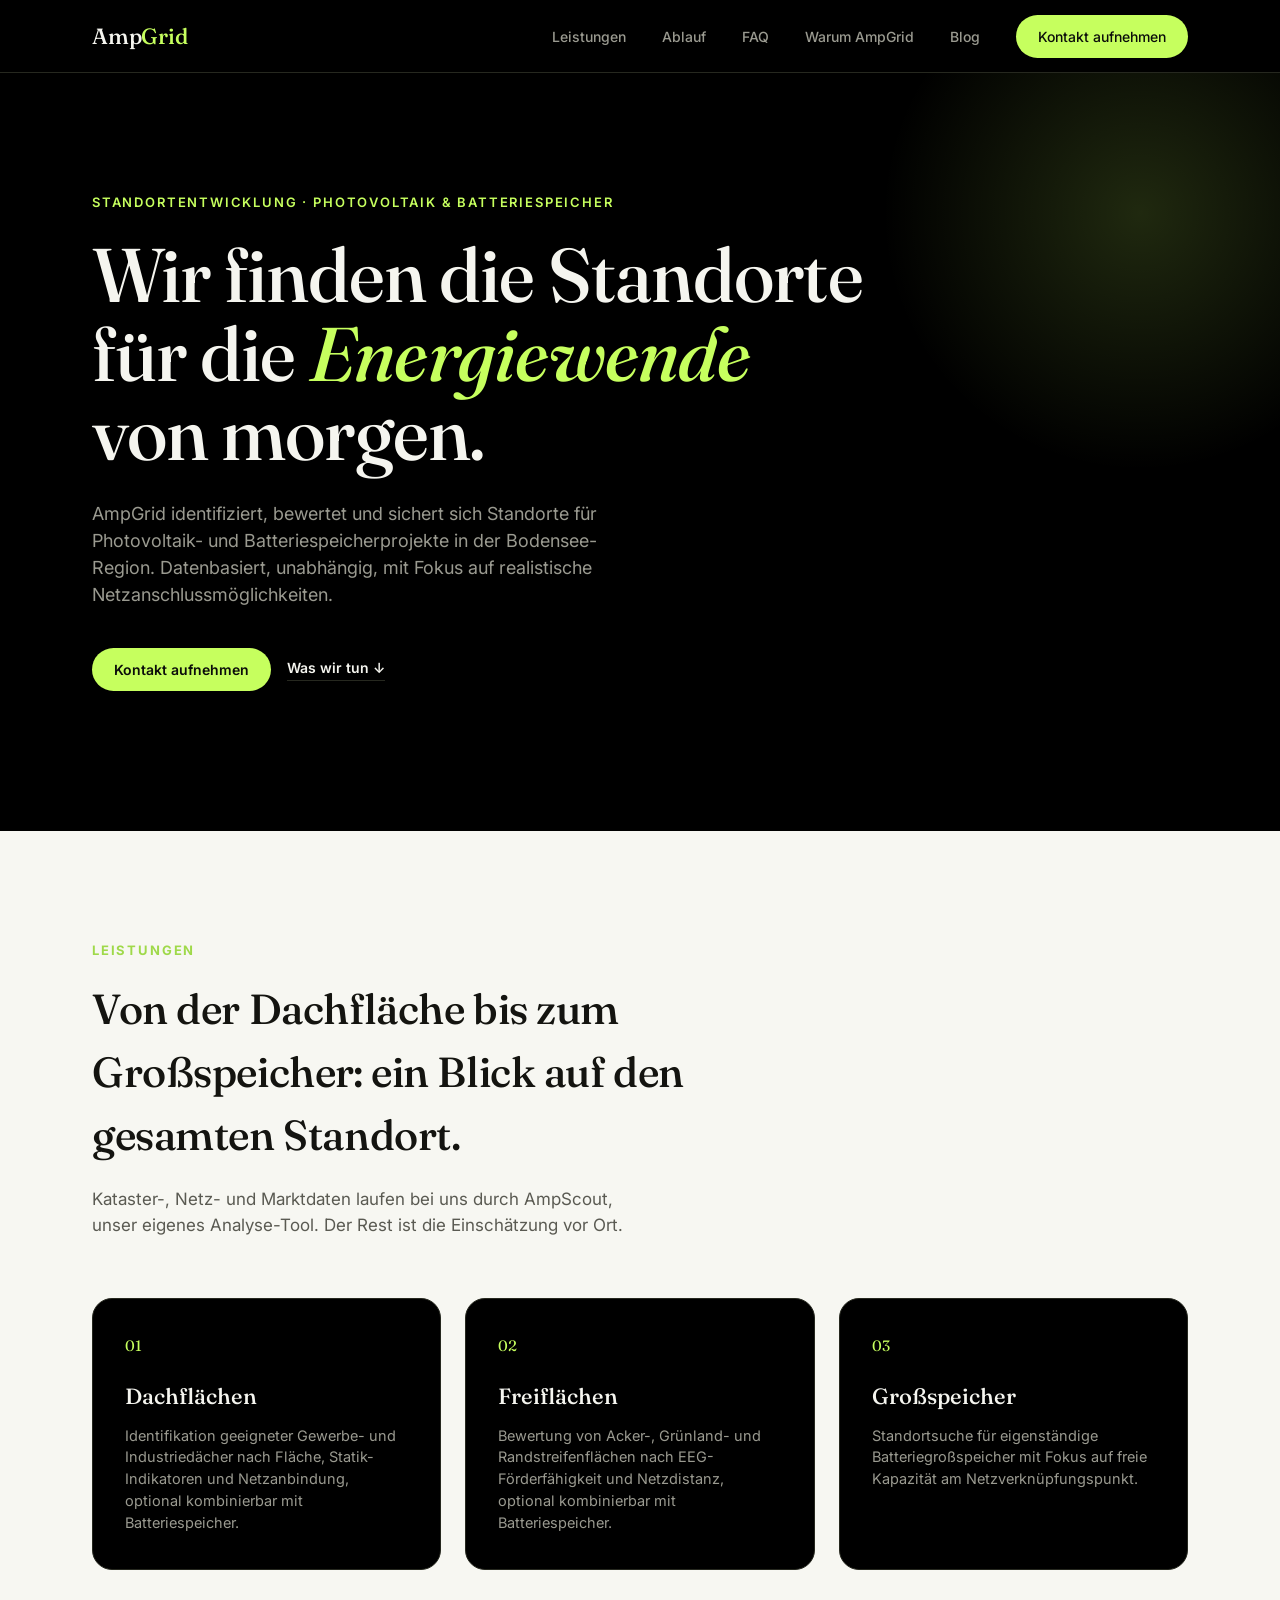
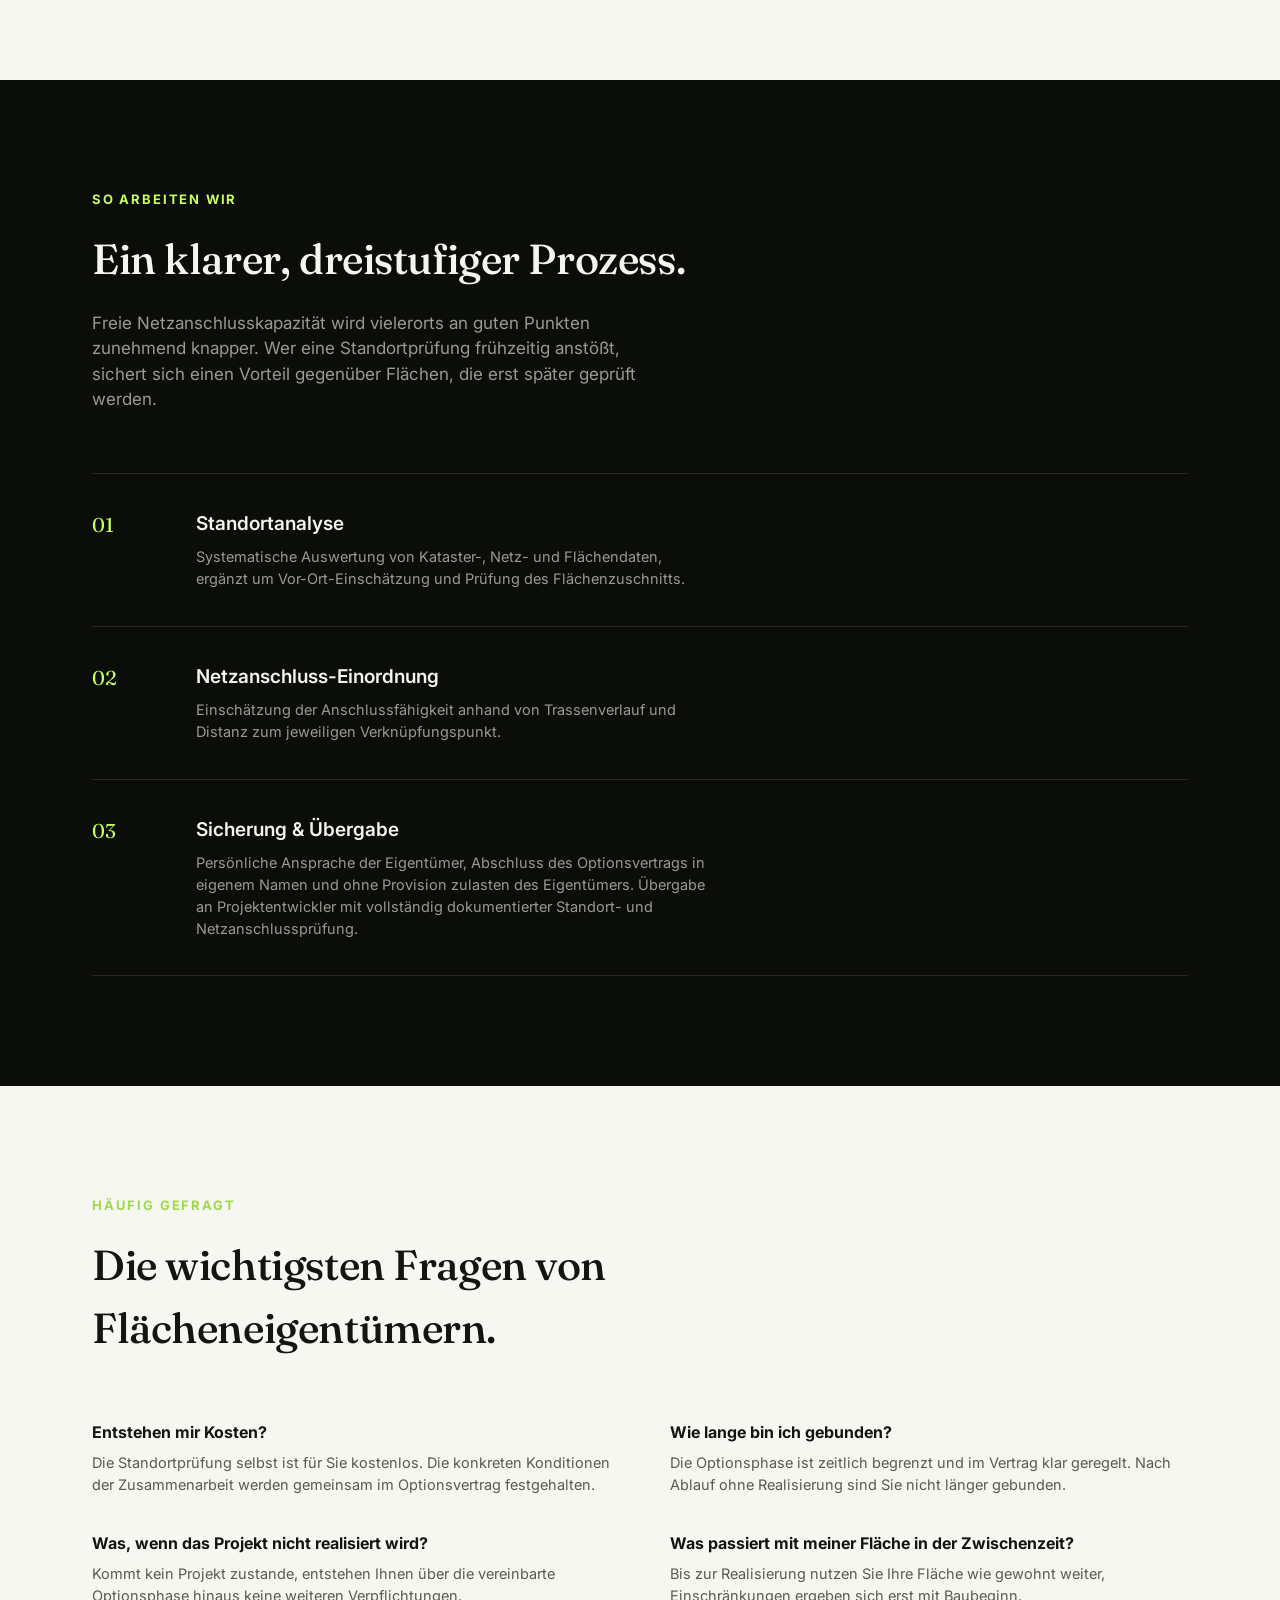
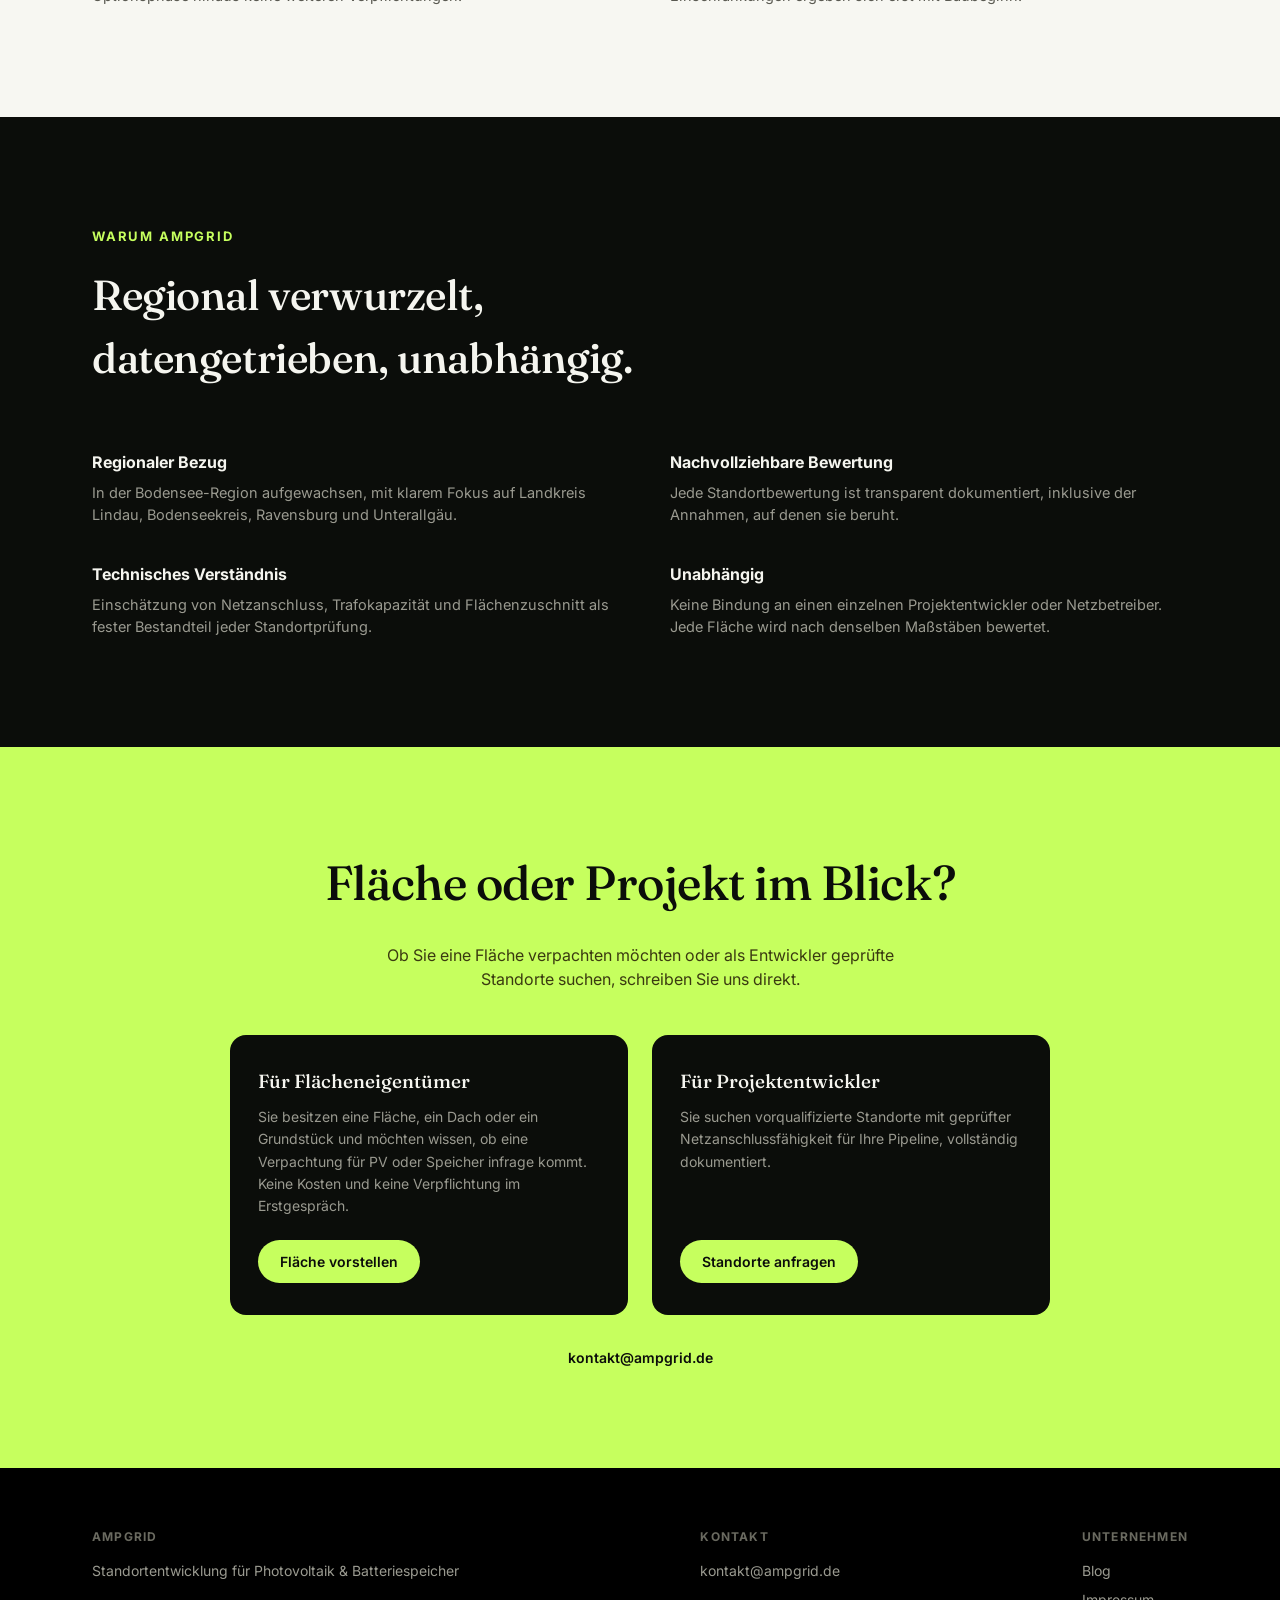
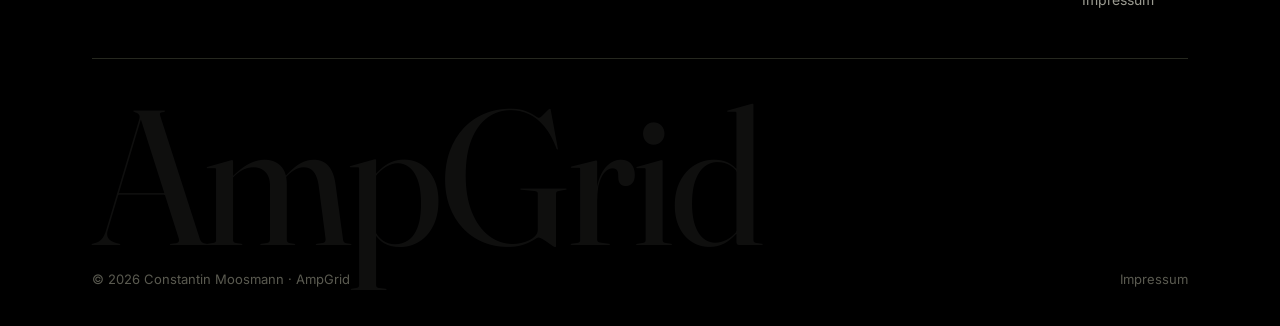
<file: index.html>
<!DOCTYPE html>
<html lang="de">
<head>
<meta charset="UTF-8">
<meta name="viewport" content="width=device-width, initial-scale=1.0">
<title>AmpGrid - Standorte für die Energiewende</title>
<meta name="description" content="AmpGrid identifiziert, bewertet und sichert Standorte für Photovoltaik- und Batteriespeicherprojekte in der Bodensee-Region.">
<link rel="preconnect" href="https://fonts.googleapis.com">
<link rel="preconnect" href="https://fonts.gstatic.com" crossorigin>
<link href="https://fonts.googleapis.com/css2?family=Fraunces:opsz,wght@9..144,400;9..144,500;9..144,600&family=Inter:wght@400;500;600;700&display=swap" rel="stylesheet">
<link rel="stylesheet" href="styles.css">
<script type="application/ld+json">
{
  "@context": "https://schema.org",
  "@type": "LocalBusiness",
  "name": "AmpGrid",
  "url": "https://ampgrid.de",
  "email": "kontakt@ampgrid.de",
  "description": "Standortentwicklung für Photovoltaik- und Batteriespeicherprojekte in der Bodensee-Region.",
  "address": {
    "@type": "PostalAddress",
    "streetAddress": "Conrad-Forster-Straße 72",
    "postalCode": "88149",
    "addressLocality": "Nonnenhorn",
    "addressCountry": "DE"
  },
  "areaServed": ["Landkreis Lindau", "Bodenseekreis", "Landkreis Ravensburg", "Unterallgäu"],
  "founder": {
    "@type": "Person",
    "name": "Constantin Moosmann"
  }
}
</script>
</head>
<body>

<nav>
  <div class="wrap">
    <a href="index.html" class="logo">Amp<span>Grid</span></a>
    <div class="nav-links">
      <a href="#leistungen">Leistungen</a>
      <a href="#ablauf">Ablauf</a>
      <a href="#faq">FAQ</a>
      <a href="#warum">Warum AmpGrid</a>
      <a href="blog.html">Blog</a>
      <a href="mailto:kontakt@ampgrid.de" class="btn">Kontakt aufnehmen</a>
    </div>
  </div>
</nav>

<header class="hero">
  <div class="wrap">
    <div class="eyebrow">Standortentwicklung · Photovoltaik & Batteriespeicher</div>
    <h1>Wir finden die Standorte<br>für die <em>Energiewende</em><br>von morgen.</h1>
    <p>AmpGrid identifiziert, bewertet und sichert sich Standorte für Photovoltaik- und Batteriespeicherprojekte in der Bodensee-Region. Datenbasiert, unabhängig, mit Fokus auf realistische Netzanschlussmöglichkeiten.</p>
    <div class="cta-row">
      <a href="mailto:kontakt@ampgrid.de" class="btn">Kontakt aufnehmen</a>
      <a href="#leistungen" class="link-inline">Was wir tun ↓</a>
    </div>
  </div>
</header>

<section class="section" id="leistungen">
  <div class="wrap">
    <div class="label">Leistungen</div>
    <h2>Von der Dachfläche bis zum Großspeicher: ein Blick auf den gesamten Standort.</h2>
    <p class="lead">Kataster-, Netz- und Marktdaten laufen bei uns durch AmpScout, unser eigenes Analyse-Tool. Der Rest ist die Einschätzung vor Ort.</p>
    <div class="grid3">
      <div class="card">
        <div class="num">01</div>
        <h3>Dachflächen</h3>
        <p>Identifikation geeigneter Gewerbe- und Industriedächer nach Fläche, Statik-Indikatoren und Netzanbindung, optional kombinierbar mit Batteriespeicher.</p>
      </div>
      <div class="card">
        <div class="num">02</div>
        <h3>Freiflächen</h3>
        <p>Bewertung von Acker-, Grünland- und Randstreifenflächen nach EEG-Förderfähigkeit und Netzdistanz, optional kombinierbar mit Batteriespeicher.</p>
      </div>
      <div class="card">
        <div class="num">03</div>
        <h3>Großspeicher</h3>
        <p>Standortsuche für eigenständige Batteriegroßspeicher mit Fokus auf freie Kapazität am Netzverknüpfungspunkt.</p>
      </div>
    </div>
  </div>
</section>

<section class="section dark" id="ablauf">
  <div class="wrap">
    <div class="label">So arbeiten wir</div>
    <h2>Ein klarer, dreistufiger Prozess.</h2>
    <p class="lead">Freie Netzanschlusskapazität wird vielerorts an guten Punkten zunehmend knapper. Wer eine Standortprüfung frühzeitig anstößt, sichert sich einen Vorteil gegenüber Flächen, die erst später geprüft werden.</p>
    <div class="steps">
      <div class="step">
        <div class="step-n">01</div>
        <div>
          <h3>Standortanalyse</h3>
          <p>Systematische Auswertung von Kataster-, Netz- und Flächendaten, ergänzt um Vor-Ort-Einschätzung und Prüfung des Flächenzuschnitts.</p>
        </div>
      </div>
      <div class="step">
        <div class="step-n">02</div>
        <div>
          <h3>Netzanschluss-Einordnung</h3>
          <p>Einschätzung der Anschlussfähigkeit anhand von Trassenverlauf und Distanz zum jeweiligen Verknüpfungspunkt.</p>
        </div>
      </div>
      <div class="step">
        <div class="step-n">03</div>
        <div>
          <h3>Sicherung & Übergabe</h3>
          <p>Persönliche Ansprache der Eigentümer, Abschluss des Optionsvertrags in eigenem Namen und ohne Provision zulasten des Eigentümers. Übergabe an Projektentwickler mit vollständig dokumentierter Standort- und Netzanschlussprüfung.</p>
        </div>
      </div>
    </div>
  </div>
</section>

<section class="section" id="faq">
  <div class="wrap">
    <div class="label">Häufig gefragt</div>
    <h2>Die wichtigsten Fragen von Flächeneigentümern.</h2>
    <div class="why-grid">
      <div class="why-item">
        <h4>Entstehen mir Kosten?</h4>
        <p>Die Standortprüfung selbst ist für Sie kostenlos. Die konkreten Konditionen der Zusammenarbeit werden gemeinsam im Optionsvertrag festgehalten.</p>
      </div>
      <div class="why-item">
        <h4>Wie lange bin ich gebunden?</h4>
        <p>Die Optionsphase ist zeitlich begrenzt und im Vertrag klar geregelt. Nach Ablauf ohne Realisierung sind Sie nicht länger gebunden.</p>
      </div>
      <div class="why-item">
        <h4>Was, wenn das Projekt nicht realisiert wird?</h4>
        <p>Kommt kein Projekt zustande, entstehen Ihnen über die vereinbarte Optionsphase hinaus keine weiteren Verpflichtungen.</p>
      </div>
      <div class="why-item">
        <h4>Was passiert mit meiner Fläche in der Zwischenzeit?</h4>
        <p>Bis zur Realisierung nutzen Sie Ihre Fläche wie gewohnt weiter, Einschränkungen ergeben sich erst mit Baubeginn.</p>
      </div>
    </div>
  </div>
</section>

<section class="section dark" id="warum">
  <div class="wrap">
    <div class="label">Warum AmpGrid</div>
    <h2>Regional verwurzelt, datengetrieben, unabhängig.</h2>
    <div class="why-grid">
      <div class="why-item">
        <h4>Regionaler Bezug</h4>
        <p>In der Bodensee-Region aufgewachsen, mit klarem Fokus auf Landkreis Lindau, Bodenseekreis, Ravensburg und Unterallgäu.</p>
      </div>
      <div class="why-item">
        <h4>Nachvollziehbare Bewertung</h4>
        <p>Jede Standortbewertung ist transparent dokumentiert, inklusive der Annahmen, auf denen sie beruht.</p>
      </div>
      <div class="why-item">
        <h4>Technisches Verständnis</h4>
        <p>Einschätzung von Netzanschluss, Trafokapazität und Flächenzuschnitt als fester Bestandteil jeder Standortprüfung.</p>
      </div>
      <div class="why-item">
        <h4>Unabhängig</h4>
        <p>Keine Bindung an einen einzelnen Projektentwickler oder Netzbetreiber. Jede Fläche wird nach denselben Maßstäben bewertet.</p>
      </div>
    </div>
  </div>
</section>

<section class="cta-section">
  <div class="wrap">
    <h2>Fläche oder Projekt im Blick?</h2>
    <p class="cta-lead">Ob Sie eine Fläche verpachten möchten oder als Entwickler geprüfte Standorte suchen, schreiben Sie uns direkt.</p>
    <div class="cta-grid">
      <div class="cta-card">
        <h3>Für Flächeneigentümer</h3>
        <p>Sie besitzen eine Fläche, ein Dach oder ein Grundstück und möchten wissen, ob eine Verpachtung für PV oder Speicher infrage kommt. Keine Kosten und keine Verpflichtung im Erstgespräch.</p>
        <a href="mailto:kontakt@ampgrid.de?subject=Fl%C3%A4che%20vorstellen" class="btn">Fläche vorstellen</a>
      </div>
      <div class="cta-card">
        <h3>Für Projektentwickler</h3>
        <p>Sie suchen vorqualifizierte Standorte mit geprüfter Netzanschlussfähigkeit für Ihre Pipeline, vollständig dokumentiert.</p>
        <a href="mailto:kontakt@ampgrid.de?subject=Standorte%20anfragen" class="btn">Standorte anfragen</a>
      </div>
    </div>
    <span class="mail">kontakt@ampgrid.de</span>
  </div>
</section>

<footer>
  <div class="wrap">
    <div class="footer-top">
      <div class="footer-col">
        <h5>AmpGrid</h5>
        <p>Standortentwicklung für Photovoltaik & Batteriespeicher</p>
      </div>
      <div class="footer-col">
        <h5>Kontakt</h5>
        <a href="mailto:kontakt@ampgrid.de">kontakt@ampgrid.de</a>
      </div>
      <div class="footer-col">
        <h5>Unternehmen</h5>
        <a href="blog.html">Blog</a>
        <a href="impressum.html">Impressum</a>
      </div>
    </div>
    <div class="footer-wordmark">AmpGrid</div>
    <div class="footer-bottom">
      <span>© 2026 Constantin Moosmann · AmpGrid</span>
      <a href="impressum.html">Impressum</a>
    </div>
  </div>
</footer>

</body>
</html>
</file>
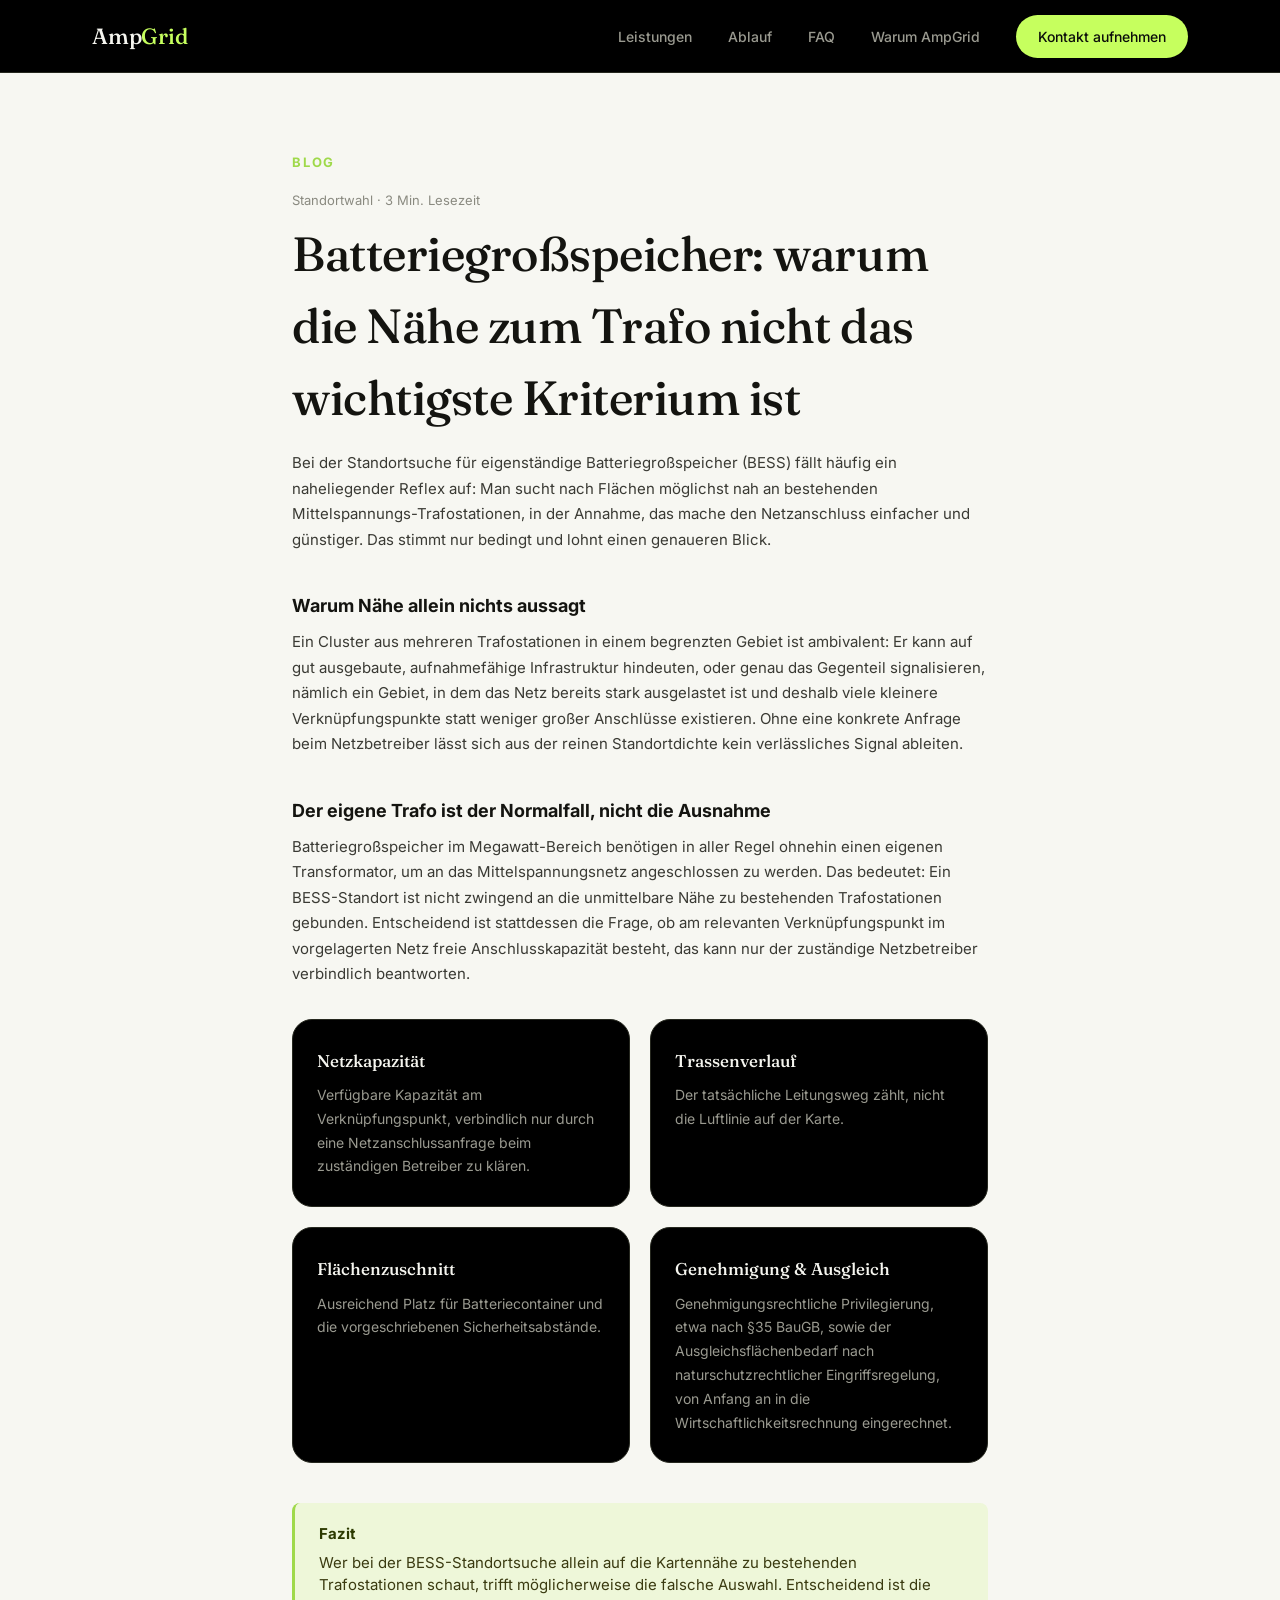
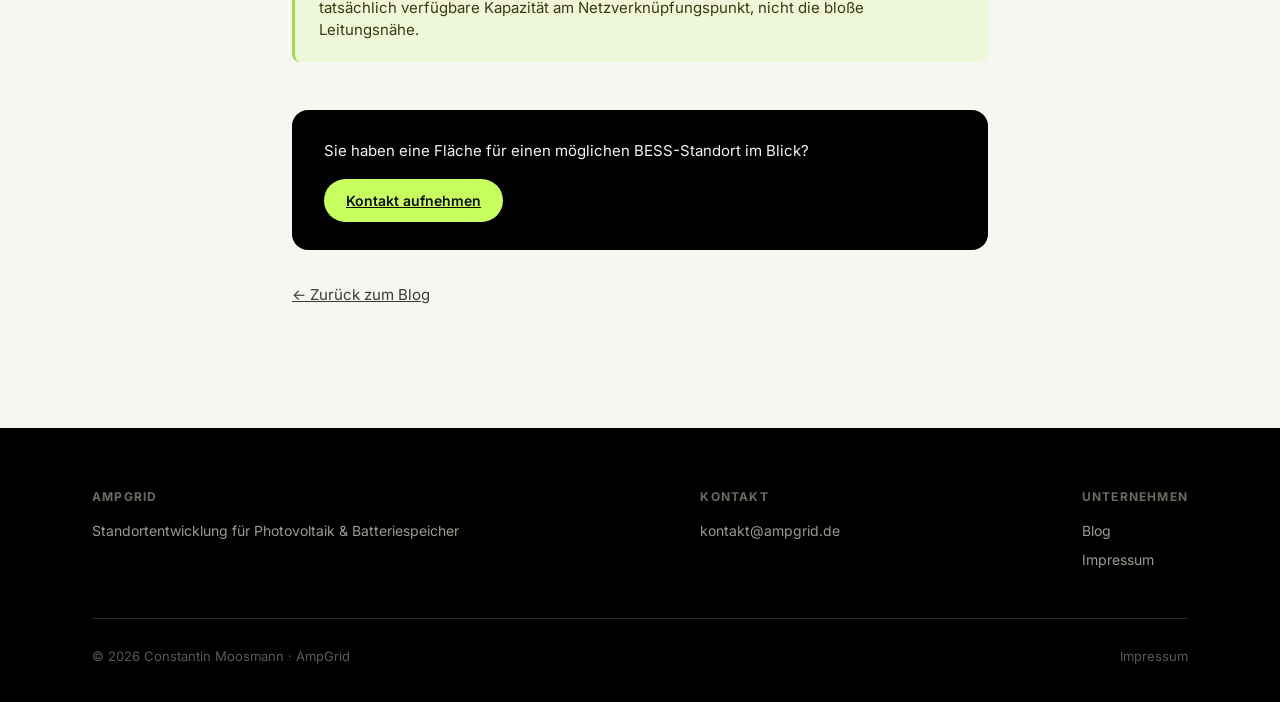
<file: blog-bess-standort-trafo.html>
<!DOCTYPE html>
<html lang="de">
<head>
<meta charset="UTF-8">
<meta name="viewport" content="width=device-width, initial-scale=1.0">
<title>Batteriegroßspeicher: warum Trafo-Nähe nicht das wichtigste Kriterium ist - AmpGrid</title>
<meta name="description" content="Bei der Standortsuche für Batteriegroßspeicher wird oft auf die Nähe zu bestehenden Trafostationen geachtet, zu Unrecht. Was wirklich zählt.">
<link rel="preconnect" href="https://fonts.googleapis.com">
<link rel="preconnect" href="https://fonts.gstatic.com" crossorigin>
<link href="https://fonts.googleapis.com/css2?family=Fraunces:opsz,wght@9..144,400;9..144,500;9..144,600&family=Inter:wght@400;500;600;700&display=swap" rel="stylesheet">
<link rel="stylesheet" href="styles.css">
</head>
<body>

<nav>
  <div class="wrap">
    <a href="index.html" class="logo">Amp<span>Grid</span></a>
    <div class="nav-links">
      <a href="index.html#leistungen">Leistungen</a>
      <a href="index.html#ablauf">Ablauf</a>
      <a href="index.html#faq">FAQ</a>
      <a href="index.html#warum">Warum AmpGrid</a>
      <a href="mailto:kontakt@ampgrid.de" class="btn">Kontakt aufnehmen</a>
    </div>
  </div>
</nav>

<section class="legal">
  <div class="wrap" style="max-width:760px;">
    <div class="label">Blog</div>
    <div class="blog-meta">Standortwahl · 3 Min. Lesezeit</div>
    <h1>Batteriegroßspeicher: warum die Nähe zum Trafo nicht das wichtigste Kriterium ist</h1>

    <p>Bei der Standortsuche für eigenständige Batteriegroßspeicher (BESS) fällt häufig ein naheliegender Reflex auf: Man sucht nach Flächen möglichst nah an bestehenden Mittelspannungs-Trafostationen, in der Annahme, das mache den Netzanschluss einfacher und günstiger. Das stimmt nur bedingt und lohnt einen genaueren Blick.</p>

    <h3>Warum Nähe allein nichts aussagt</h3>
    <p>Ein Cluster aus mehreren Trafostationen in einem begrenzten Gebiet ist ambivalent: Er kann auf gut ausgebaute, aufnahmefähige Infrastruktur hindeuten, oder genau das Gegenteil signalisieren, nämlich ein Gebiet, in dem das Netz bereits stark ausgelastet ist und deshalb viele kleinere Verknüpfungspunkte statt weniger großer Anschlüsse existieren. Ohne eine konkrete Anfrage beim Netzbetreiber lässt sich aus der reinen Standortdichte kein verlässliches Signal ableiten.</p>

    <h3>Der eigene Trafo ist der Normalfall, nicht die Ausnahme</h3>
    <p>Batteriegroßspeicher im Megawatt-Bereich benötigen in aller Regel ohnehin einen eigenen Transformator, um an das Mittelspannungsnetz angeschlossen zu werden. Das bedeutet: Ein BESS-Standort ist nicht zwingend an die unmittelbare Nähe zu bestehenden Trafostationen gebunden. Entscheidend ist stattdessen die Frage, ob am relevanten Verknüpfungspunkt im vorgelagerten Netz freie Anschlusskapazität besteht, das kann nur der zuständige Netzbetreiber verbindlich beantworten.</p>

    <div class="blog-grid">
      <div class="card">
        <h4>Netzkapazität</h4>
        <p>Verfügbare Kapazität am Verknüpfungspunkt, verbindlich nur durch eine Netzanschlussanfrage beim zuständigen Betreiber zu klären.</p>
      </div>
      <div class="card">
        <h4>Trassenverlauf</h4>
        <p>Der tatsächliche Leitungsweg zählt, nicht die Luftlinie auf der Karte.</p>
      </div>
      <div class="card">
        <h4>Flächenzuschnitt</h4>
        <p>Ausreichend Platz für Batteriecontainer und die vorgeschriebenen Sicherheitsabstände.</p>
      </div>
      <div class="card">
        <h4>Genehmigung & Ausgleich</h4>
        <p>Genehmigungsrechtliche Privilegierung, etwa nach §35 BauGB, sowie der Ausgleichsflächenbedarf nach naturschutzrechtlicher Eingriffsregelung, von Anfang an in die Wirtschaftlichkeitsrechnung eingerechnet.</p>
      </div>
    </div>

    <div class="fazit-box">
      <strong>Fazit</strong>
      Wer bei der BESS-Standortsuche allein auf die Kartennähe zu bestehenden Trafostationen schaut, trifft möglicherweise die falsche Auswahl. Entscheidend ist die tatsächlich verfügbare Kapazität am Netzverknüpfungspunkt, nicht die bloße Leitungsnähe.
    </div>

    <div class="blog-cta">
      <p>Sie haben eine Fläche für einen möglichen BESS-Standort im Blick?</p>
      <a href="mailto:kontakt@ampgrid.de" class="btn">Kontakt aufnehmen</a>
    </div>

    <p style="margin-top:32px;"><a href="blog.html">← Zurück zum Blog</a></p>
  </div>
</section>

<footer>
  <div class="wrap">
    <div class="footer-top">
      <div class="footer-col">
        <h5>AmpGrid</h5>
        <p>Standortentwicklung für Photovoltaik & Batteriespeicher</p>
      </div>
      <div class="footer-col">
        <h5>Kontakt</h5>
        <a href="mailto:kontakt@ampgrid.de">kontakt@ampgrid.de</a>
      </div>
      <div class="footer-col">
        <h5>Unternehmen</h5>
        <a href="blog.html">Blog</a>
        <a href="impressum.html">Impressum</a>
      </div>
    </div>
    <div class="footer-bottom">
      <span>© 2026 Constantin Moosmann · AmpGrid</span>
      <a href="impressum.html">Impressum</a>
    </div>
  </div>
</footer>

</body>
</html>
</file>
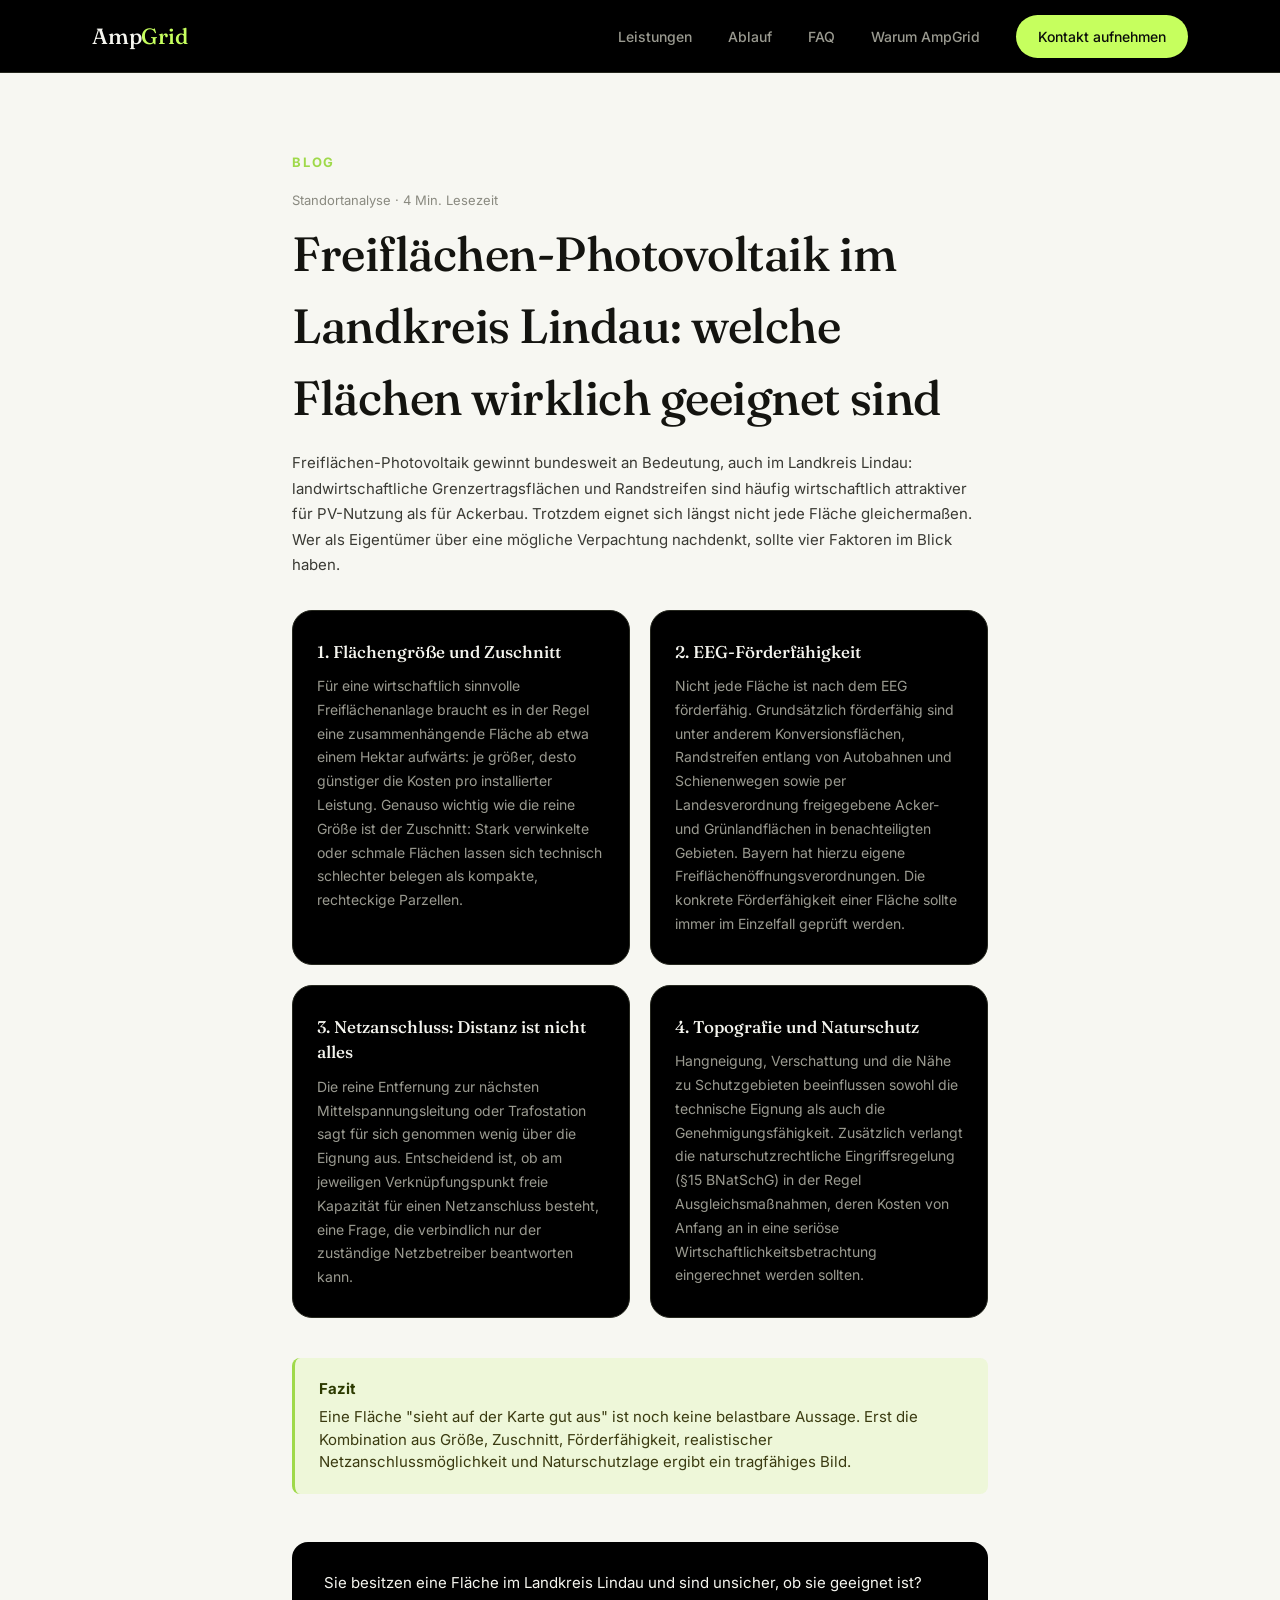
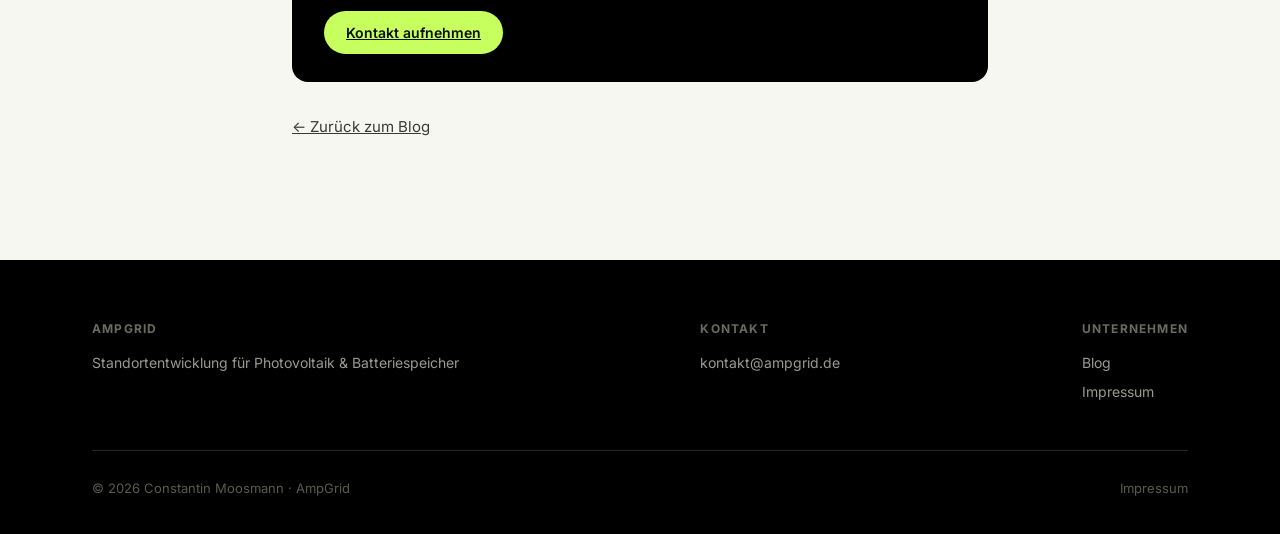
<file: blog-freiflaechen-pv-lindau.html>
<!DOCTYPE html>
<html lang="de">
<head>
<meta charset="UTF-8">
<meta name="viewport" content="width=device-width, initial-scale=1.0">
<title>Freiflächen-Photovoltaik im Landkreis Lindau - AmpGrid</title>
<meta name="description" content="Welche Kriterien entscheiden, ob eine Fläche im Landkreis Lindau für Freiflächen-Photovoltaik geeignet ist? Ein Überblick zu Flächengröße, Netzanschluss und Förderfähigkeit.">
<link rel="preconnect" href="https://fonts.googleapis.com">
<link rel="preconnect" href="https://fonts.gstatic.com" crossorigin>
<link href="https://fonts.googleapis.com/css2?family=Fraunces:opsz,wght@9..144,400;9..144,500;9..144,600&family=Inter:wght@400;500;600;700&display=swap" rel="stylesheet">
<link rel="stylesheet" href="styles.css">
</head>
<body>

<nav>
  <div class="wrap">
    <a href="index.html" class="logo">Amp<span>Grid</span></a>
    <div class="nav-links">
      <a href="index.html#leistungen">Leistungen</a>
      <a href="index.html#ablauf">Ablauf</a>
      <a href="index.html#faq">FAQ</a>
      <a href="index.html#warum">Warum AmpGrid</a>
      <a href="mailto:kontakt@ampgrid.de" class="btn">Kontakt aufnehmen</a>
    </div>
  </div>
</nav>

<section class="legal">
  <div class="wrap" style="max-width:760px;">
    <div class="label">Blog</div>
    <div class="blog-meta">Standortanalyse · 4 Min. Lesezeit</div>
    <h1>Freiflächen-Photovoltaik im Landkreis Lindau: welche Flächen wirklich geeignet sind</h1>

    <p>Freiflächen-Photovoltaik gewinnt bundesweit an Bedeutung, auch im Landkreis Lindau: landwirtschaftliche Grenzertragsflächen und Randstreifen sind häufig wirtschaftlich attraktiver für PV-Nutzung als für Ackerbau. Trotzdem eignet sich längst nicht jede Fläche gleichermaßen. Wer als Eigentümer über eine mögliche Verpachtung nachdenkt, sollte vier Faktoren im Blick haben.</p>

    <div class="blog-grid">
      <div class="card">
        <h4>1. Flächengröße und Zuschnitt</h4>
        <p>Für eine wirtschaftlich sinnvolle Freiflächenanlage braucht es in der Regel eine zusammenhängende Fläche ab etwa einem Hektar aufwärts: je größer, desto günstiger die Kosten pro installierter Leistung. Genauso wichtig wie die reine Größe ist der Zuschnitt: Stark verwinkelte oder schmale Flächen lassen sich technisch schlechter belegen als kompakte, rechteckige Parzellen.</p>
      </div>
      <div class="card">
        <h4>2. EEG-Förderfähigkeit</h4>
        <p>Nicht jede Fläche ist nach dem EEG förderfähig. Grundsätzlich förderfähig sind unter anderem Konversionsflächen, Randstreifen entlang von Autobahnen und Schienenwegen sowie per Landesverordnung freigegebene Acker- und Grünlandflächen in benachteiligten Gebieten. Bayern hat hierzu eigene Freiflächenöffnungsverordnungen. Die konkrete Förderfähigkeit einer Fläche sollte immer im Einzelfall geprüft werden.</p>
      </div>
      <div class="card">
        <h4>3. Netzanschluss: Distanz ist nicht alles</h4>
        <p>Die reine Entfernung zur nächsten Mittelspannungsleitung oder Trafostation sagt für sich genommen wenig über die Eignung aus. Entscheidend ist, ob am jeweiligen Verknüpfungspunkt freie Kapazität für einen Netzanschluss besteht, eine Frage, die verbindlich nur der zuständige Netzbetreiber beantworten kann.</p>
      </div>
      <div class="card">
        <h4>4. Topografie und Naturschutz</h4>
        <p>Hangneigung, Verschattung und die Nähe zu Schutzgebieten beeinflussen sowohl die technische Eignung als auch die Genehmigungsfähigkeit. Zusätzlich verlangt die naturschutzrechtliche Eingriffsregelung (§15 BNatSchG) in der Regel Ausgleichsmaßnahmen, deren Kosten von Anfang an in eine seriöse Wirtschaftlichkeitsbetrachtung eingerechnet werden sollten.</p>
      </div>
    </div>

    <div class="fazit-box">
      <strong>Fazit</strong>
      Eine Fläche "sieht auf der Karte gut aus" ist noch keine belastbare Aussage. Erst die Kombination aus Größe, Zuschnitt, Förderfähigkeit, realistischer Netzanschlussmöglichkeit und Naturschutzlage ergibt ein tragfähiges Bild.
    </div>

    <div class="blog-cta">
      <p>Sie besitzen eine Fläche im Landkreis Lindau und sind unsicher, ob sie geeignet ist?</p>
      <a href="mailto:kontakt@ampgrid.de" class="btn">Kontakt aufnehmen</a>
    </div>

    <p style="margin-top:32px;"><a href="blog.html">← Zurück zum Blog</a></p>
  </div>
</section>

<footer>
  <div class="wrap">
    <div class="footer-top">
      <div class="footer-col">
        <h5>AmpGrid</h5>
        <p>Standortentwicklung für Photovoltaik & Batteriespeicher</p>
      </div>
      <div class="footer-col">
        <h5>Kontakt</h5>
        <a href="mailto:kontakt@ampgrid.de">kontakt@ampgrid.de</a>
      </div>
      <div class="footer-col">
        <h5>Unternehmen</h5>
        <a href="blog.html">Blog</a>
        <a href="impressum.html">Impressum</a>
      </div>
    </div>
    <div class="footer-bottom">
      <span>© 2026 Constantin Moosmann · AmpGrid</span>
      <a href="impressum.html">Impressum</a>
    </div>
  </div>
</footer>

</body>
</html>
</file>
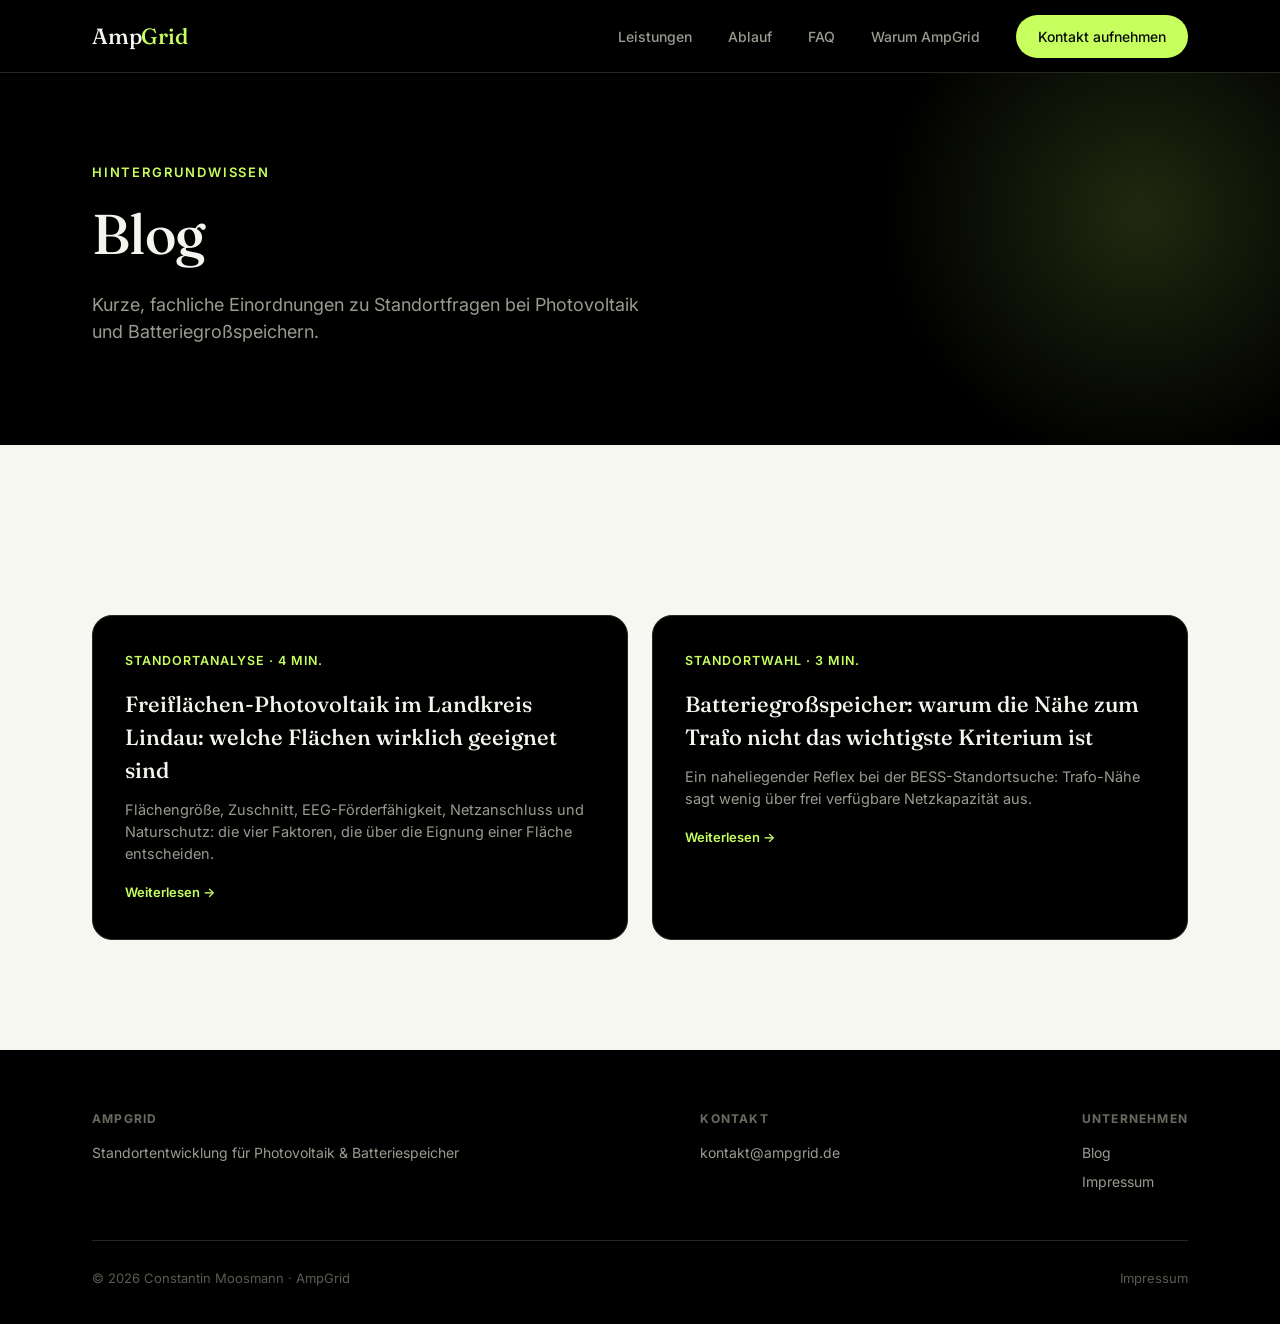
<file: blog.html>
<!DOCTYPE html>
<html lang="de">
<head>
<meta charset="UTF-8">
<meta name="viewport" content="width=device-width, initial-scale=1.0">
<title>Blog - AmpGrid</title>
<meta name="description" content="Hintergrundwissen zu Photovoltaik-Freiflächen, Batteriegroßspeichern und Netzanschluss in der Bodensee-Region.">
<link rel="preconnect" href="https://fonts.googleapis.com">
<link rel="preconnect" href="https://fonts.gstatic.com" crossorigin>
<link href="https://fonts.googleapis.com/css2?family=Fraunces:opsz,wght@9..144,400;9..144,500;9..144,600&family=Inter:wght@400;500;600;700&display=swap" rel="stylesheet">
<link rel="stylesheet" href="styles.css">
</head>
<body>

<nav>
  <div class="wrap">
    <a href="index.html" class="logo">Amp<span>Grid</span></a>
    <div class="nav-links">
      <a href="index.html#leistungen">Leistungen</a>
      <a href="index.html#ablauf">Ablauf</a>
      <a href="index.html#faq">FAQ</a>
      <a href="index.html#warum">Warum AmpGrid</a>
      <a href="mailto:kontakt@ampgrid.de" class="btn">Kontakt aufnehmen</a>
    </div>
  </div>
</nav>

<header class="hero" style="padding:90px 0 100px;">
  <div class="wrap">
    <div class="eyebrow">Hintergrundwissen</div>
    <h1 style="font-size:clamp(36px, 5vw, 56px);">Blog</h1>
    <p>Kurze, fachliche Einordnungen zu Standortfragen bei Photovoltaik und Batteriegroßspeichern.</p>
  </div>
</header>

<section class="section">
  <div class="wrap">
    <div class="blog-index-grid">
      <a href="blog-freiflaechen-pv-lindau.html" class="card">
        <div class="blog-index-meta">Standortanalyse · 4 Min.</div>
        <h3>Freiflächen-Photovoltaik im Landkreis Lindau: welche Flächen wirklich geeignet sind</h3>
        <p>Flächengröße, Zuschnitt, EEG-Förderfähigkeit, Netzanschluss und Naturschutz: die vier Faktoren, die über die Eignung einer Fläche entscheiden.</p>
        <span class="blog-read-more">Weiterlesen →</span>
      </a>
      <a href="blog-bess-standort-trafo.html" class="card">
        <div class="blog-index-meta">Standortwahl · 3 Min.</div>
        <h3>Batteriegroßspeicher: warum die Nähe zum Trafo nicht das wichtigste Kriterium ist</h3>
        <p>Ein naheliegender Reflex bei der BESS-Standortsuche: Trafo-Nähe sagt wenig über frei verfügbare Netzkapazität aus.</p>
        <span class="blog-read-more">Weiterlesen →</span>
      </a>
    </div>
  </div>
</section>

<footer>
  <div class="wrap">
    <div class="footer-top">
      <div class="footer-col">
        <h5>AmpGrid</h5>
        <p>Standortentwicklung für Photovoltaik & Batteriespeicher</p>
      </div>
      <div class="footer-col">
        <h5>Kontakt</h5>
        <a href="mailto:kontakt@ampgrid.de">kontakt@ampgrid.de</a>
      </div>
      <div class="footer-col">
        <h5>Unternehmen</h5>
        <a href="blog.html">Blog</a>
        <a href="impressum.html">Impressum</a>
      </div>
    </div>
    <div class="footer-bottom">
      <span>© 2026 Constantin Moosmann · AmpGrid</span>
      <a href="impressum.html">Impressum</a>
    </div>
  </div>
</footer>

</body>
</html>
</file>
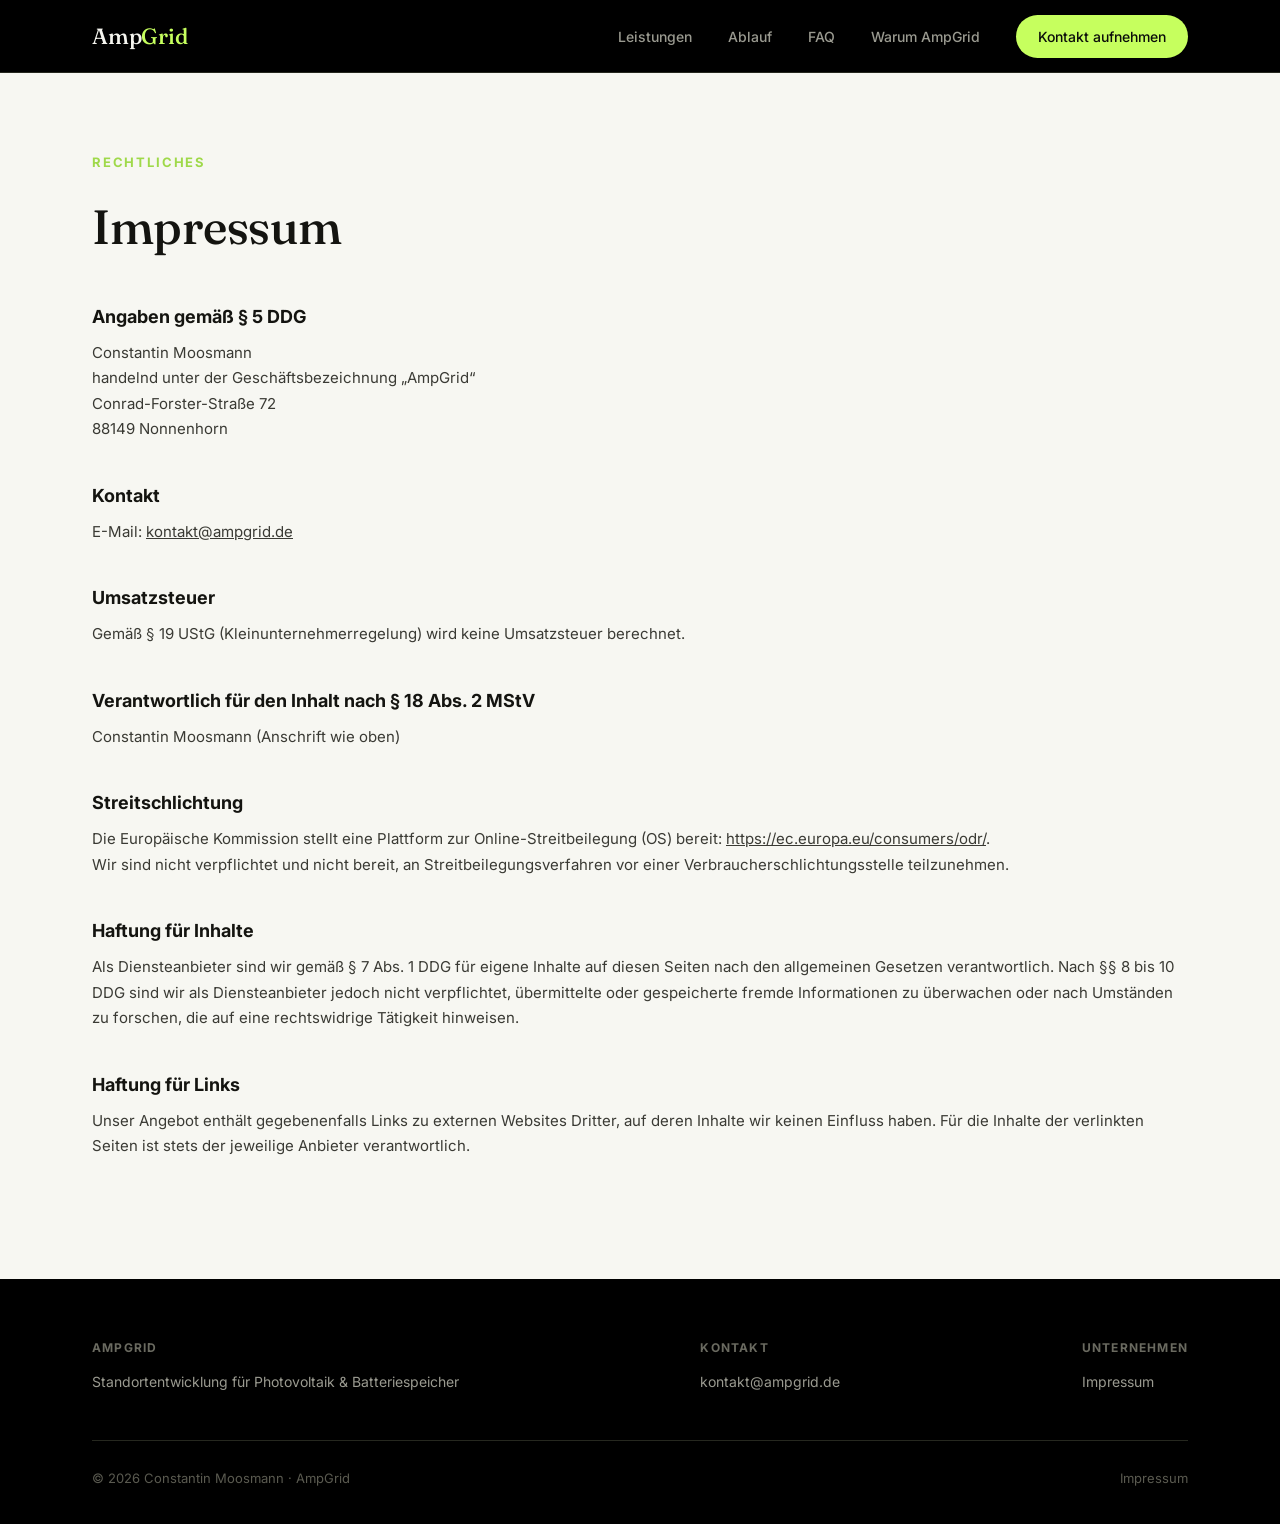
<file: impressum.html>
<!DOCTYPE html>
<html lang="de">
<head>
<meta charset="UTF-8">
<meta name="viewport" content="width=device-width, initial-scale=1.0">
<title>Impressum - AmpGrid</title>
<link rel="preconnect" href="https://fonts.googleapis.com">
<link rel="preconnect" href="https://fonts.gstatic.com" crossorigin>
<link href="https://fonts.googleapis.com/css2?family=Fraunces:opsz,wght@9..144,400;9..144,500;9..144,600&family=Inter:wght@400;500;600;700&display=swap" rel="stylesheet">
<link rel="stylesheet" href="styles.css">
</head>
<body>

<nav>
  <div class="wrap">
    <a href="index.html" class="logo">Amp<span>Grid</span></a>
    <div class="nav-links">
      <a href="index.html#leistungen">Leistungen</a>
      <a href="index.html#ablauf">Ablauf</a>
      <a href="index.html#faq">FAQ</a>
      <a href="index.html#warum">Warum AmpGrid</a>
      <a href="mailto:kontakt@ampgrid.de" class="btn">Kontakt aufnehmen</a>
    </div>
  </div>
</nav>

<section class="legal">
  <div class="wrap">
    <div class="label">Rechtliches</div>
    <h1>Impressum</h1>

    <h3>Angaben gemäß § 5 DDG</h3>
    <address>
      Constantin Moosmann<br>
      handelnd unter der Geschäftsbezeichnung „AmpGrid“<br>
      Conrad-Forster-Straße 72<br>
      88149 Nonnenhorn
    </address>

    <h3>Kontakt</h3>
    <p>
      E-Mail: <a href="mailto:kontakt@ampgrid.de">kontakt@ampgrid.de</a>
    </p>

    <h3>Umsatzsteuer</h3>
    <p>
      Gemäß § 19 UStG (Kleinunternehmerregelung) wird keine Umsatzsteuer berechnet.
    </p>

    <h3>Verantwortlich für den Inhalt nach § 18 Abs. 2 MStV</h3>
    <p>
      Constantin Moosmann (Anschrift wie oben)
    </p>

    <h3>Streitschlichtung</h3>
    <p>
      Die Europäische Kommission stellt eine Plattform zur Online-Streitbeilegung (OS) bereit:
      <a href="https://ec.europa.eu/consumers/odr/" target="_blank" rel="noopener">https://ec.europa.eu/consumers/odr/</a>.<br>
      Wir sind nicht verpflichtet und nicht bereit, an Streitbeilegungsverfahren vor einer Verbraucherschlichtungsstelle teilzunehmen.
    </p>

    <h3>Haftung für Inhalte</h3>
    <p>
      Als Diensteanbieter sind wir gemäß § 7 Abs. 1 DDG für eigene Inhalte auf diesen Seiten nach den allgemeinen
      Gesetzen verantwortlich. Nach §§ 8 bis 10 DDG sind wir als Diensteanbieter jedoch nicht verpflichtet,
      übermittelte oder gespeicherte fremde Informationen zu überwachen oder nach Umständen zu forschen,
      die auf eine rechtswidrige Tätigkeit hinweisen.
    </p>

    <h3>Haftung für Links</h3>
    <p>
      Unser Angebot enthält gegebenenfalls Links zu externen Websites Dritter, auf deren Inhalte wir keinen
      Einfluss haben. Für die Inhalte der verlinkten Seiten ist stets der jeweilige Anbieter verantwortlich.
    </p>
  </div>
</section>

<footer>
  <div class="wrap">
    <div class="footer-top">
      <div class="footer-col">
        <h5>AmpGrid</h5>
        <p>Standortentwicklung für Photovoltaik & Batteriespeicher</p>
      </div>
      <div class="footer-col">
        <h5>Kontakt</h5>
        <a href="mailto:kontakt@ampgrid.de">kontakt@ampgrid.de</a>
      </div>
      <div class="footer-col">
        <h5>Unternehmen</h5>
        <a href="impressum.html">Impressum</a>
      </div>
    </div>
    <div class="footer-bottom">
      <span>© 2026 Constantin Moosmann · AmpGrid</span>
      <a href="impressum.html">Impressum</a>
    </div>
  </div>
</footer>

</body>
</html>
</file>
<file: styles.css>
:root{
  --bg-dark:#0b0d0a;
  --bg-darker:#000000;
  --bg-light:#f7f7f2;
  --accent:#c6ff5e;
  --accent-dim:#9fd94a;
  --text-light:#f5f5ef;
  --text-dim:#9a9a90;
  --text-dark:#141410;
  --border-dark:#26281f;
  --serif:'Fraunces', serif;
  --sans:'Inter', -apple-system, BlinkMacSystemFont, sans-serif;
}
*{margin:0;padding:0;box-sizing:border-box;}
html{scroll-behavior:smooth;}
body{
  font-family:var(--sans);
  background:var(--bg-light);
  color:var(--text-dark);
  line-height:1.5;
  -webkit-font-smoothing:antialiased;
}
a{color:inherit;text-decoration:none;}
.wrap{max-width:1160px;margin:0 auto;padding:0 32px;}

/* NAV */
nav{
  position:sticky;top:0;z-index:50;
  background:var(--bg-darker);
  border-bottom:1px solid var(--border-dark);
}
nav .wrap{
  display:flex;align-items:center;justify-content:space-between;
  height:72px;
}
.logo{
  font-family:var(--serif);
  font-weight:500;
  font-size:22px;
  color:var(--text-light);
  letter-spacing:-0.01em;
}
.logo span{color:var(--accent);}
.nav-links{display:flex;gap:36px;align-items:center;}
.nav-links a{
  font-size:14px;color:var(--text-dim);font-weight:500;
  transition:color .15s ease;
}
.nav-links a:hover{color:var(--text-light);}
.nav-links a.btn, .nav-links a.btn:hover{color:#0b0d0a;}
.btn{
  display:inline-block;
  background:var(--accent);
  color:#0b0d0a;
  font-weight:600;
  font-size:14px;
  padding:11px 22px;
  border-radius:999px;
  transition:transform .15s ease, background .15s ease;
}
.btn:hover{background:var(--text-light);transform:translateY(-2px);box-shadow:0 8px 18px rgba(0,0,0,0.18);}

/* HERO */
.hero{
  background:var(--bg-darker);
  color:var(--text-light);
  padding:120px 0 140px;
  position:relative;
  overflow:hidden;
}
.hero::after{
  content:"";
  position:absolute;
  right:-120px;top:-120px;
  width:520px;height:520px;
  background:radial-gradient(circle, rgba(198,255,94,0.16) 0%, rgba(198,255,94,0) 70%);
  pointer-events:none;
}
.eyebrow{
  font-size:13px;
  text-transform:uppercase;
  letter-spacing:0.14em;
  color:var(--accent);
  font-weight:600;
  margin-bottom:22px;
}
.hero h1{
  font-family:var(--serif);
  font-weight:500;
  font-size:clamp(40px, 6vw, 76px);
  line-height:1.04;
  letter-spacing:-0.01em;
  max-width:820px;
  color:var(--text-light);
}
.hero h1 em{
  font-style:italic;
  color:var(--accent);
}
.hero p{
  margin-top:28px;
  font-size:18px;
  max-width:560px;
  color:var(--text-dim);
}
.hero .cta-row{margin-top:40px;display:flex;gap:16px;align-items:center;}
.link-inline{font-size:14px;font-weight:600;color:var(--text-light);border-bottom:1px solid var(--border-dark);padding-bottom:2px;}

/* SECTION LABEL */
.section{padding:110px 0;}
.section.dark{background:var(--bg-dark);color:var(--text-light);}
.label{
  font-size:13px;text-transform:uppercase;letter-spacing:.14em;
  color:var(--accent-dim);font-weight:700;margin-bottom:18px;
}
.section.dark .label{color:var(--accent);}
h2{
  font-family:var(--serif);
  font-weight:500;
  font-size:clamp(28px,3.4vw,42px);
  letter-spacing:-0.01em;
  max-width:640px;
  margin-bottom:20px;
}
.section p.lead{
  font-size:17px;color:#5a5a52;max-width:560px;
}
.section.dark p.lead{color:var(--text-dim);}

/* CARDS */
.grid3{
  display:grid;
  grid-template-columns:repeat(3,1fr);
  gap:24px;
  margin-top:60px;
}
.card{
  background:var(--bg-darker);
  color:var(--text-light);
  border-radius:20px;
  padding:36px 32px;
  border:1px solid var(--border-dark);
}
.card .num{
  font-family:var(--serif);
  font-size:15px;
  color:var(--accent);
  margin-bottom:22px;
}
.card h3{
  font-family:var(--serif);
  font-weight:500;
  font-size:22px;
  margin-bottom:12px;
}
.card p{font-size:14.5px;color:var(--text-dim);}

/* STEPS */
.steps{margin-top:60px;border-top:1px solid var(--border-dark);}
.step{
  display:grid;grid-template-columns:80px 1fr;
  gap:24px;padding:36px 0;
  border-bottom:1px solid var(--border-dark);
}
.step .step-n{
  font-family:var(--serif);font-size:20px;color:var(--accent);
}
.step h3{font-size:19px;font-weight:600;margin-bottom:8px;}
.step p{font-size:14.5px;color:var(--text-dim);max-width:520px;}

/* WHY LIST */
.why-grid{
  display:grid;grid-template-columns:1fr 1fr;gap:36px 60px;
  margin-top:60px;
}
.why-item h4{font-size:16px;font-weight:700;margin-bottom:8px;}
.why-item p{font-size:14.5px;color:#5a5a52;}
.section.dark .why-item p{color:var(--text-dim);}

/* CONTACT CTA */
.cta-section{
  background:var(--accent);
  color:#0b0d0a;
  padding:100px 0;
  text-align:center;
}
.cta-section h2{
  margin:0 auto 24px;
  max-width:640px;
  font-size:clamp(30px,4vw,48px);
}
.cta-section .btn-dark{
  display:inline-block;
  background:#0b0d0a;color:var(--text-light);
  font-weight:600;font-size:15px;
  padding:14px 30px;border-radius:999px;
}
.cta-section .mail{
  display:block;margin-top:32px;font-size:14px;font-weight:600;
}
.cta-lead{
  max-width:520px;margin:0 auto 44px;font-size:16px;color:#3a3a10;
}
.cta-grid{
  display:grid;grid-template-columns:repeat(auto-fit,minmax(260px,1fr));
  align-items:stretch;
  gap:24px;max-width:820px;margin:0 auto;text-align:left;
}
.cta-card{
  background:#0b0d0a;color:#f5f5ef;border-radius:16px;padding:32px 28px;
  display:flex;flex-direction:column;
  transition:transform .2s ease, box-shadow .2s ease;
}
.cta-card:hover{transform:translateY(-6px) scale(1.02);box-shadow:0 16px 32px rgba(0,0,0,0.3);}
.cta-card h3{
  font-family:var(--serif);font-weight:500;font-size:19px;
  margin-bottom:10px;color:#f5f5ef;
}
.cta-card p{
  font-size:14px;color:#9a9a90;line-height:1.6;margin-bottom:22px;
  flex-grow:1;
}
.cta-card .btn{align-self:flex-start;}

/* FOOTER */
footer{
  background:var(--bg-darker);color:var(--text-dim);
  padding:60px 0 36px;
}
.footer-top{
  display:flex;justify-content:space-between;
  flex-wrap:wrap;gap:40px;
  padding-bottom:40px;border-bottom:1px solid var(--border-dark);
}
.footer-col h5{
  font-size:12px;text-transform:uppercase;letter-spacing:.1em;
  color:#6a6a60;margin-bottom:14px;
}
.footer-col a, .footer-col p{display:block;font-size:14px;color:var(--text-dim);margin-bottom:8px;}
.footer-col a:hover{color:var(--text-light);}
.footer-bottom{
  display:flex;justify-content:space-between;align-items:center;
  padding-top:28px;font-size:13px;color:#5a5a50;flex-wrap:wrap;gap:12px;
}
.footer-wordmark{
  font-family:var(--serif);font-size:15vw;line-height:0.8;
  color:var(--text-light);opacity:0.06;
  white-space:nowrap;margin:40px 0 -10px;letter-spacing:-0.02em;
}

/* IMPRESSUM PAGE */
.legal{padding:80px 0 120px;}
.legal h1{
  font-family:var(--serif);font-weight:500;
  font-size:clamp(32px,4vw,48px);margin-bottom:16px;letter-spacing:-0.01em;
}
.legal .label{margin-top:0;}
.legal h3{font-size:18px;font-weight:700;margin:40px 0 10px;}
.legal p, .legal address{font-size:15px;color:#3a3a34;line-height:1.7;font-style:normal;}
.legal a{text-decoration:underline;}
.fill{
  background:#fff3c4;color:#5a4a00;
  padding:1px 6px;border-radius:4px;font-weight:600;
}

/* BLOG ARTICLE ENHANCEMENTS */
.blog-meta{font-size:13px;color:#8a8a80;margin-bottom:8px;}
.blog-grid{
  display:grid;
  grid-template-columns:repeat(auto-fit,minmax(220px,1fr));
  gap:20px;margin:32px 0 40px;
}
.blog-grid .card{padding:28px 24px;}
.blog-grid .card h4{font-family:var(--serif);font-weight:500;font-size:17px;margin-bottom:10px;}
.blog-grid .card p{font-size:14px;color:var(--text-dim);}
.fazit-box{
  background:#eef7d9;
  border-left:3px solid var(--accent-dim);
  padding:20px 24px;
  border-radius:8px;
  margin:32px 0;
  font-size:15px;
  color:#3a3a10;
}
.fazit-box strong{display:block;margin-bottom:6px;color:#2c3a00;}
.blog-cta{
  margin-top:48px;
  padding:28px 32px;
  background:var(--bg-darker);
  color:var(--text-light);
  border-radius:16px;
  display:flex;align-items:center;justify-content:space-between;
  flex-wrap:wrap;gap:16px;
}
.blog-cta p{font-size:15px;margin:0;color:var(--text-light);}

/* BLOG INDEX */
.blog-index-grid{
  display:grid;
  grid-template-columns:repeat(auto-fit,minmax(280px,1fr));
  gap:24px;margin-top:60px;
}
.blog-index-grid .card{
  display:block;
  cursor:pointer;
  transition:transform .15s ease, border-color .15s ease;
}
.blog-index-grid .card:hover{transform:translateY(-4px);border-color:var(--accent-dim);}
.blog-index-grid .card .blog-index-meta{font-size:12.5px;color:var(--accent);margin-bottom:18px;font-weight:600;text-transform:uppercase;letter-spacing:.08em;}
.blog-read-more{display:inline-block;margin-top:18px;font-size:13px;font-weight:600;color:var(--accent);}

@media (max-width: 820px){
  .nav-links{display:none;}
  .grid3{grid-template-columns:1fr;}
  .why-grid{grid-template-columns:1fr;}
  .step{grid-template-columns:1fr;gap:8px;}
  .blog-cta{flex-direction:column;align-items:flex-start;}
}
</file>
